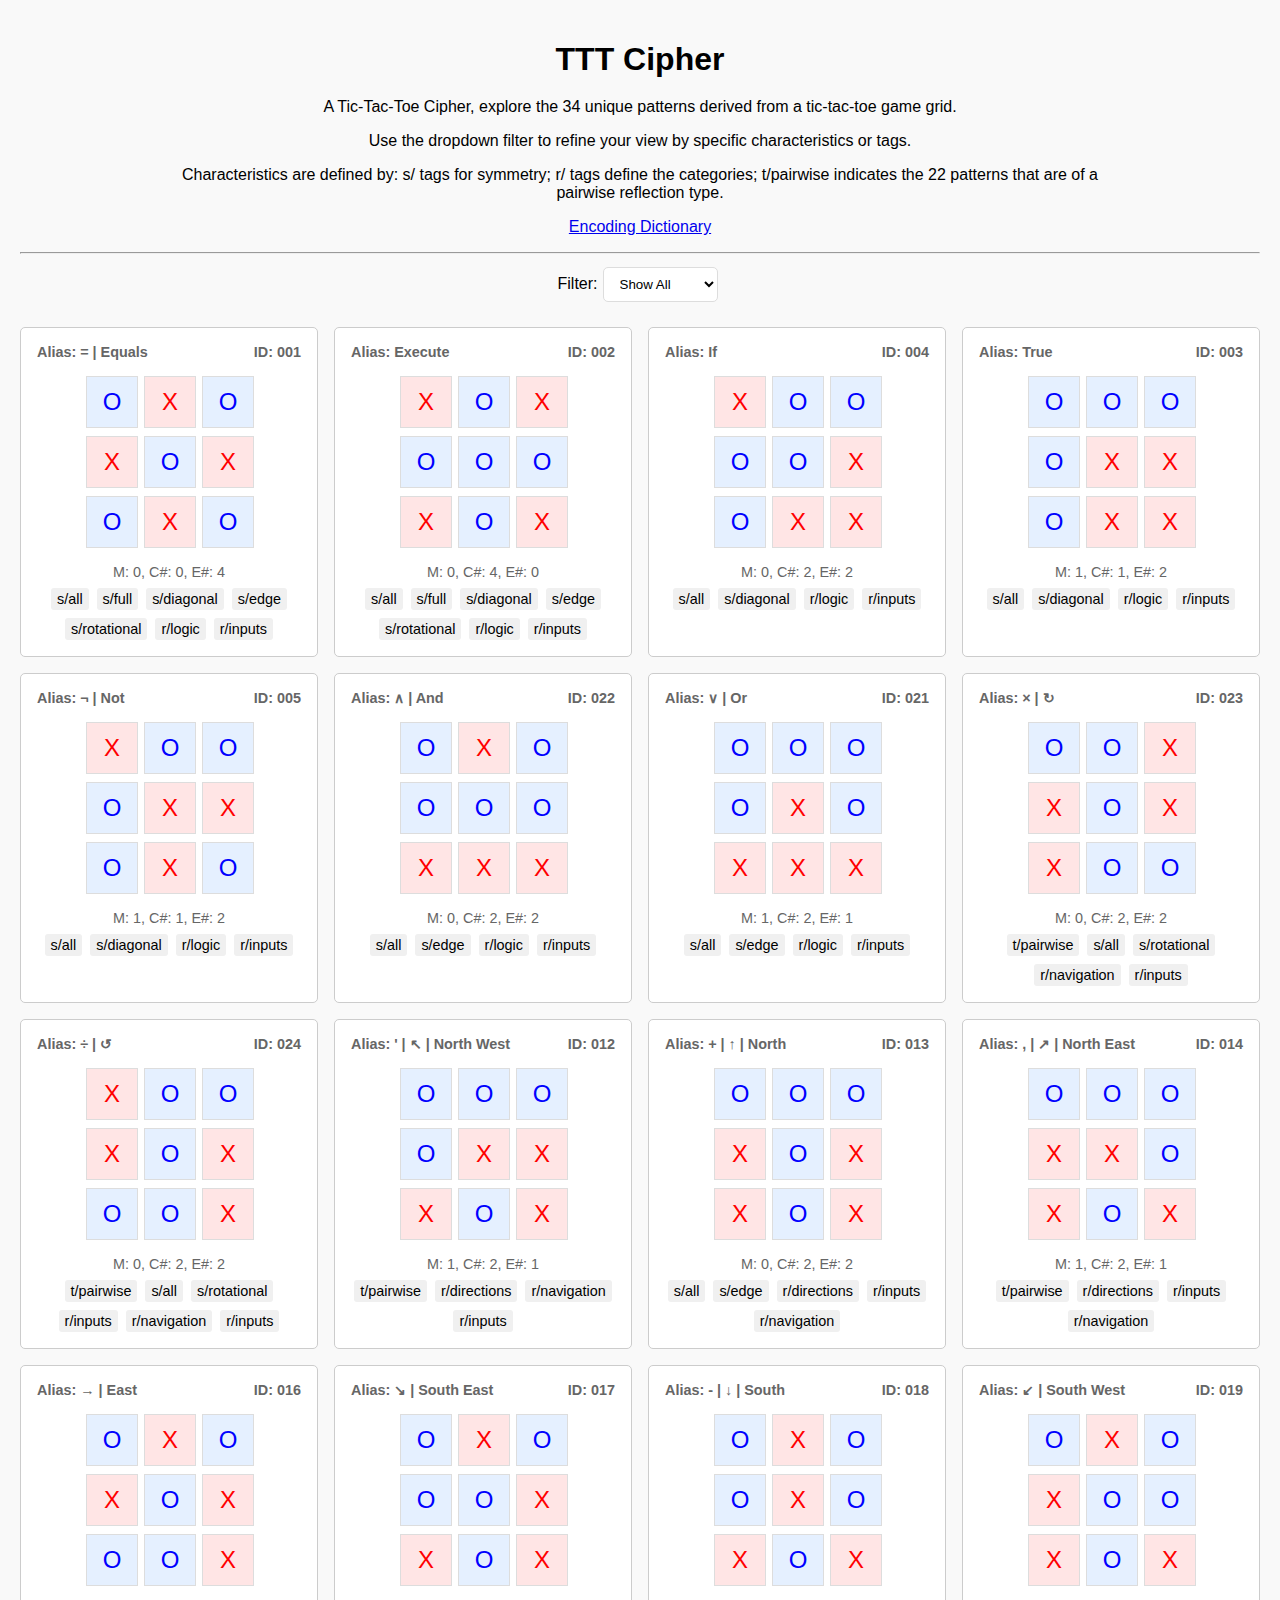
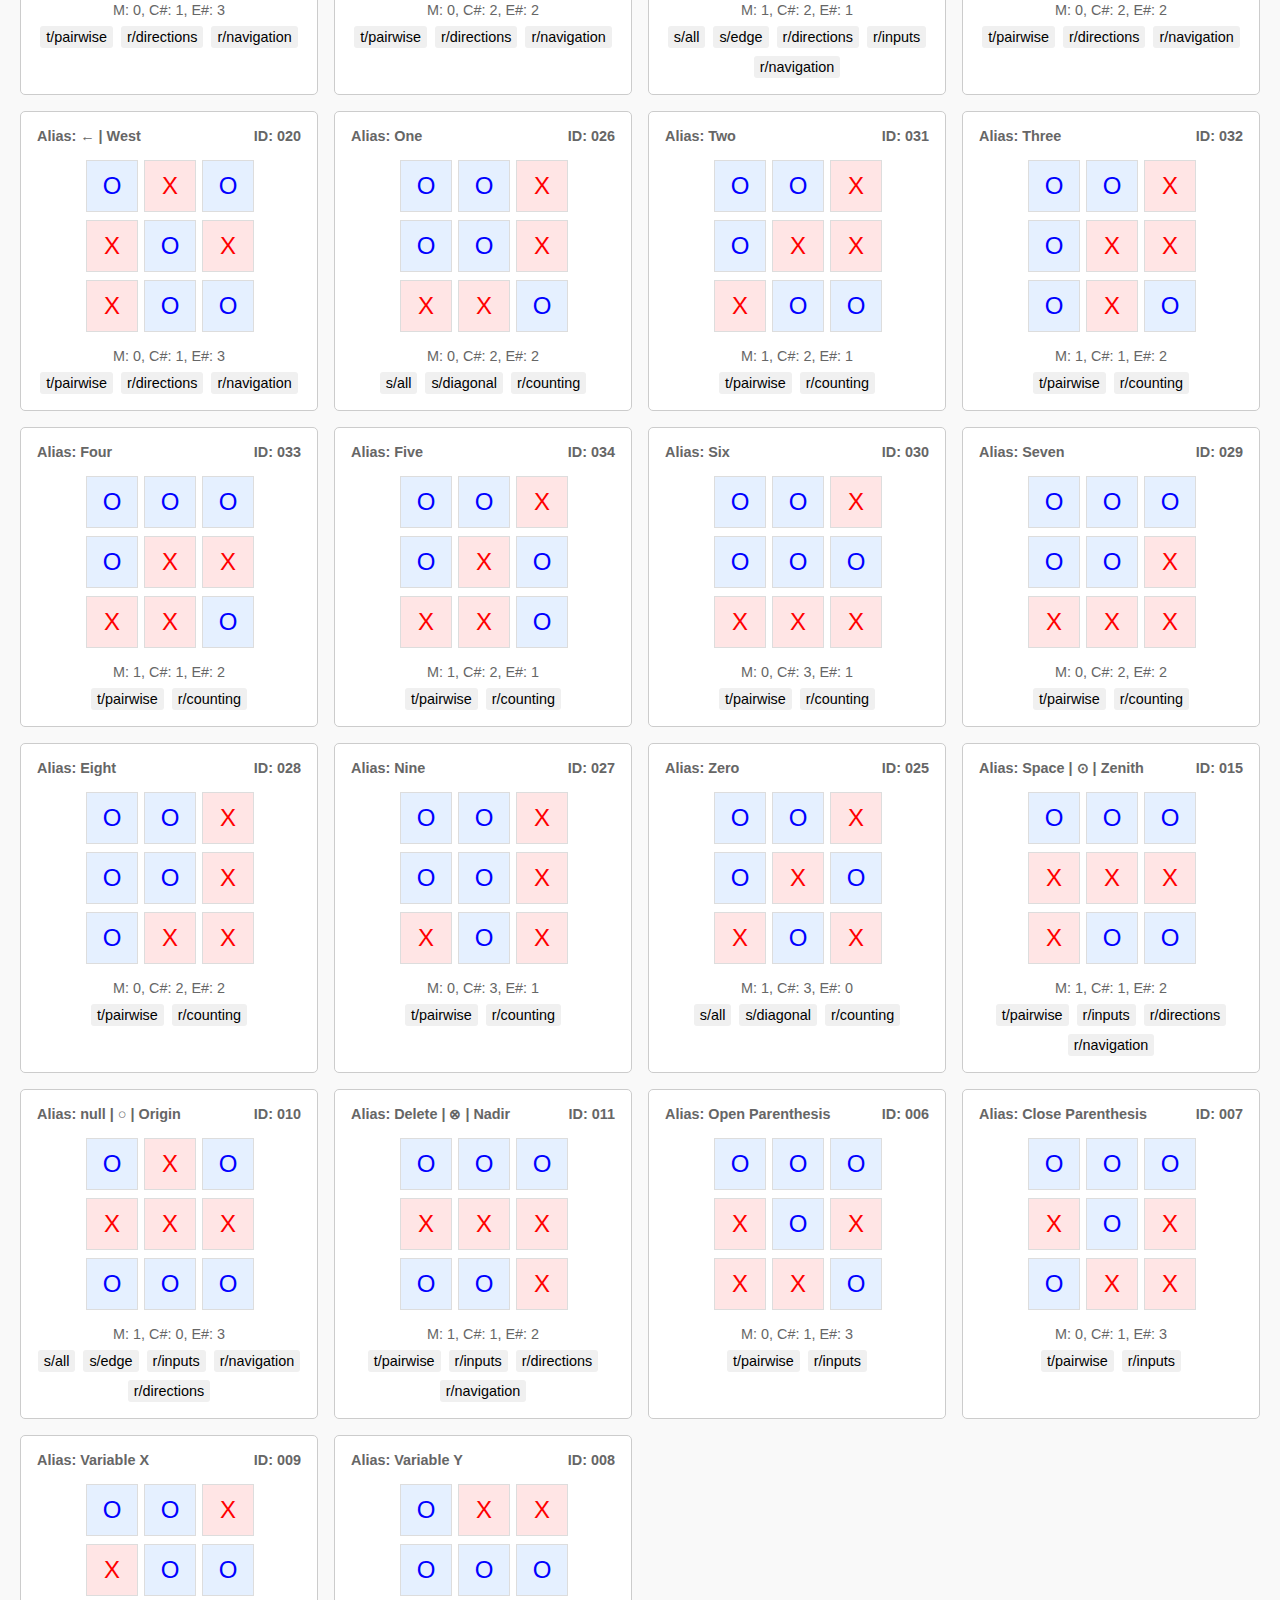
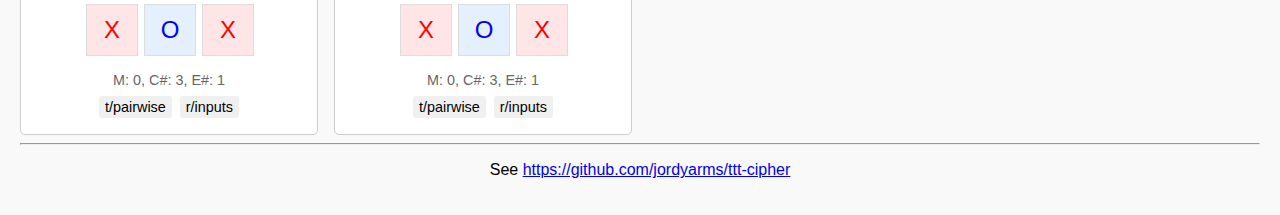
<file: docs/index.html>
<!DOCTYPE html>
<html lang="en">
<head>
    <meta charset="UTF-8">
    <meta name="viewport" content="width=device-width, initial-scale=1.0">
    <title>TTT Cipher</title>
    <link rel="stylesheet" href="styles.css">
    
</head>
<body>
  <h1>TTT Cipher</h1>
    <p>A Tic-Tac-Toe Cipher, explore the 34 unique patterns derived from a tic-tac-toe game grid.</p>
    <p>Use the dropdown filter to refine your view by specific characteristics or tags.</p>
    <p>Characteristics are defined by: s/ tags for symmetry; r/ tags define the categories; t/pairwise indicates the 22 patterns that are of a pairwise reflection type.</p>
    <p><a href="/ttt-cipher/dictionary">Encoding Dictionary</a></p>
    <hr/>
    <div class="filter-container" id="filterContainer"></div>
    <div class="patterns-grid" id="patternsGrid"></div>
    <hr/>
    <p>See <a href="https://github.com/jordyarms/ttt-cipher">https://github.com/jordyarms/ttt-cipher</a></p>
    <script src="script.js" defer></script>

    
    <!-- 
    // ⦾ 
    // ⦿ 
    -->
</body>
</html>
</file>
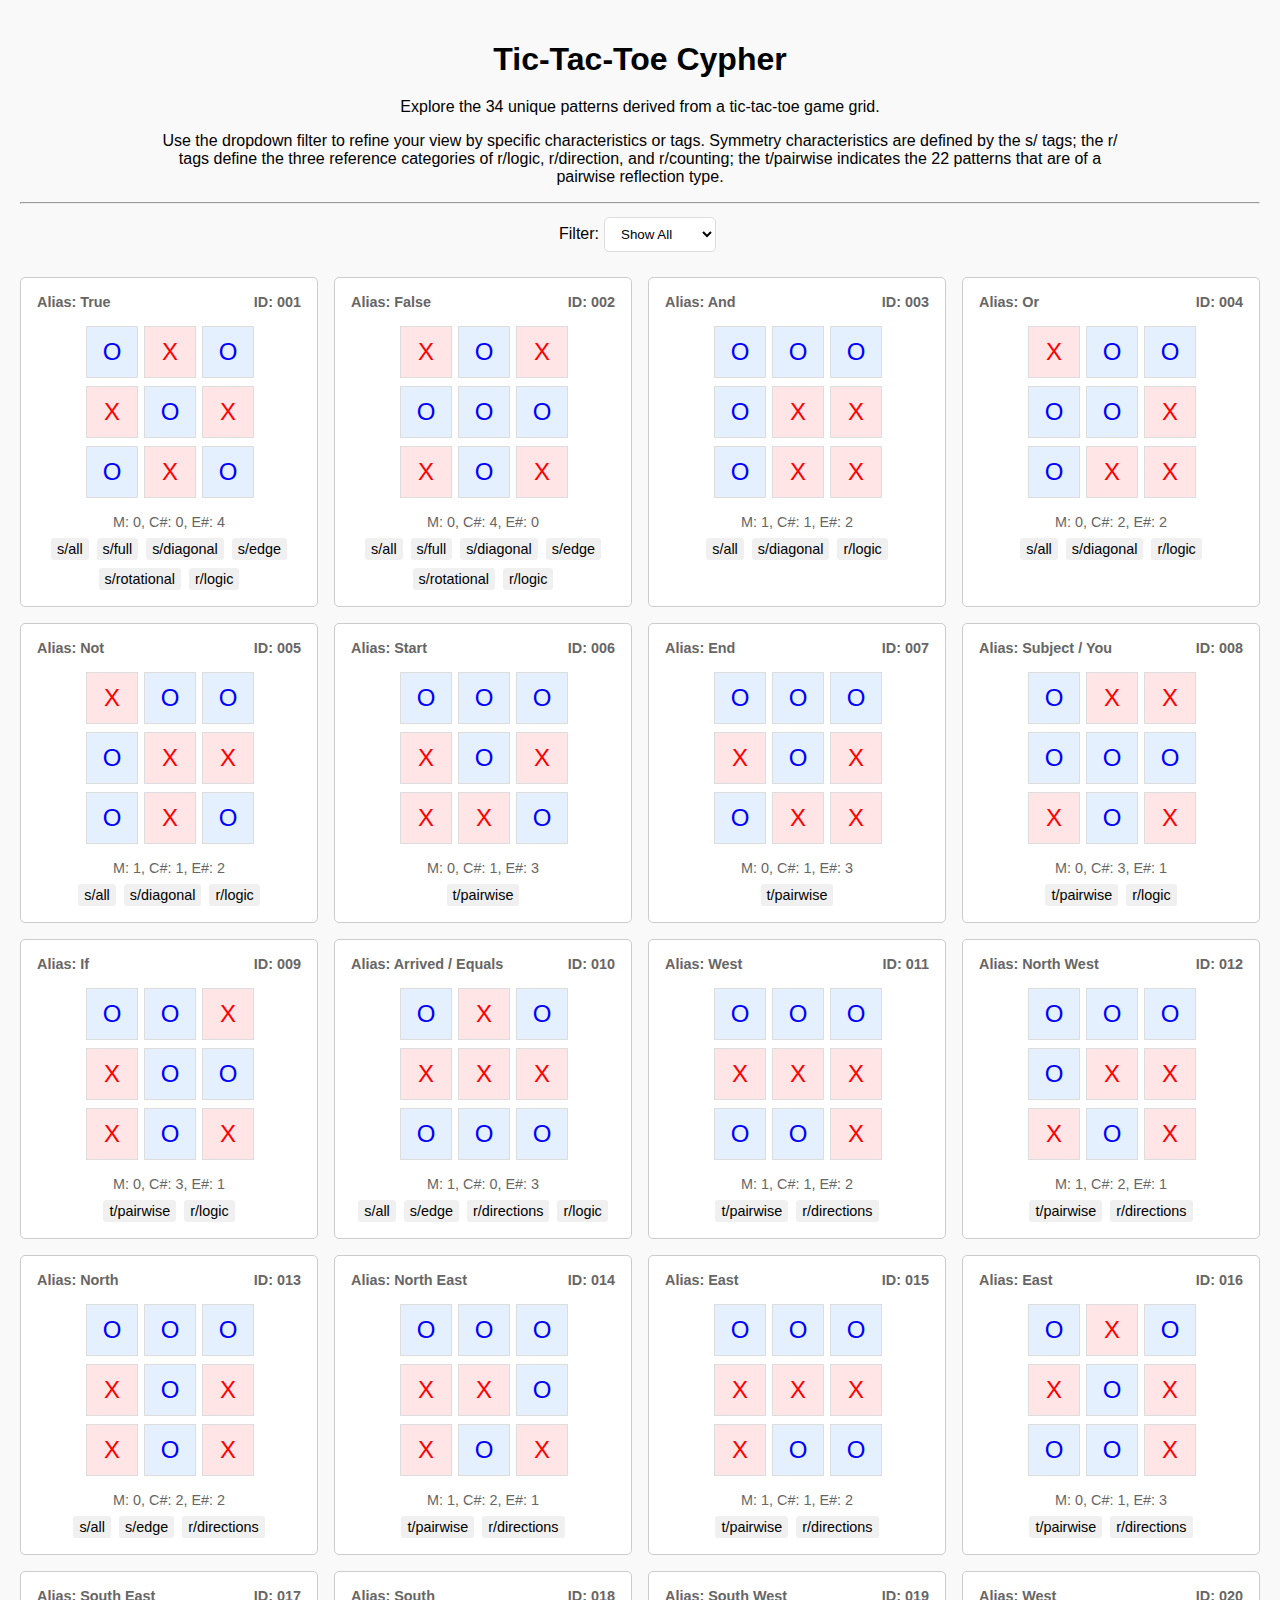
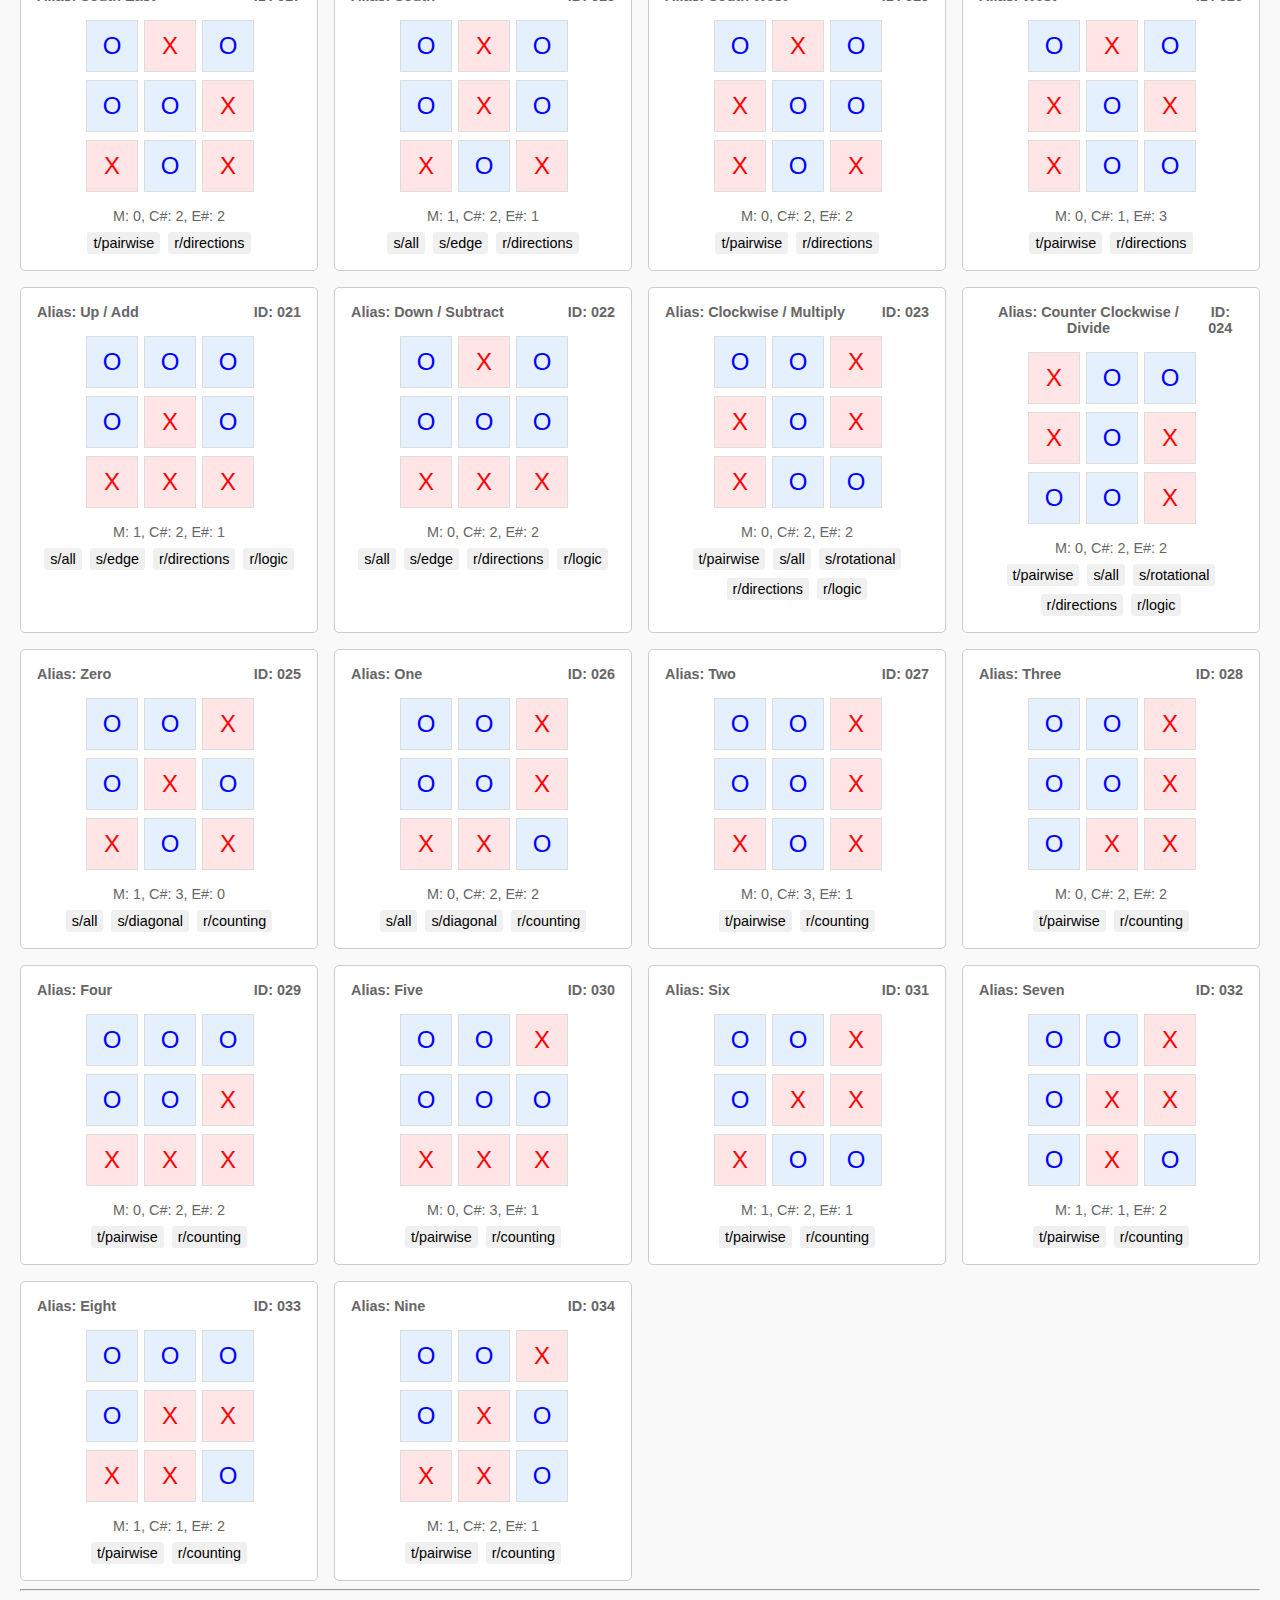
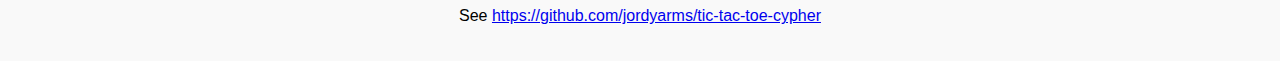
<file: frontend/index.html>
<!DOCTYPE html>
<html lang="en">
<head>
    <meta charset="UTF-8">
    <meta name="viewport" content="width=device-width, initial-scale=1.0">
    <title>Tic-Tac-Toe Cypher</title>
    <link rel="stylesheet" href="styles.css">
    
</head>
<body>
  <h1>Tic-Tac-Toe Cypher</h1>
    <p>Explore the 34 unique patterns derived from a tic-tac-toe game grid. </p>
    <p>Use the dropdown filter to refine your view by specific characteristics or tags. Symmetry characteristics are defined by the s/ tags; the r/ tags define the three reference categories of r/logic, r/direction, and r/counting; the t/pairwise indicates the 22 patterns that are of a pairwise reflection type.</p>
    <hr/>
    <div class="filter-container" id="filterContainer"></div>
    <div class="patterns-grid" id="patternsGrid"></div>
    <hr/>
    <p>See <a href="https://github.com/jordyarms/tic-tac-toe-cypher">https://github.com/jordyarms/tic-tac-toe-cypher</a></p>
    <script src="script.js" defer></script>
</body>
</html>
</file>
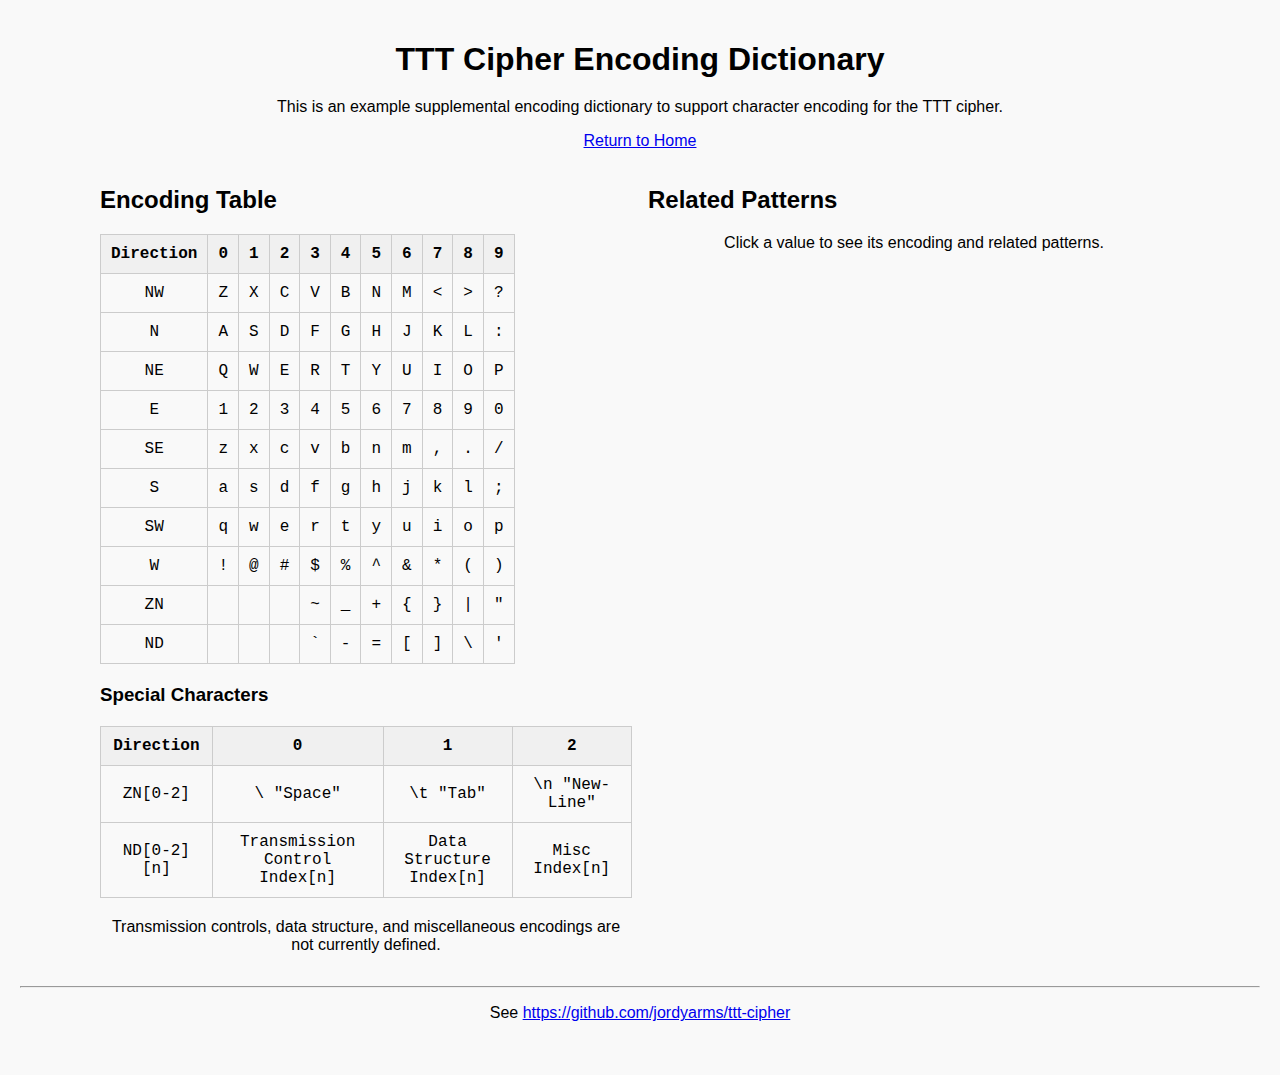
<file: docs/dictionary.html>
<!DOCTYPE html>
<html lang="en">
<head>
  <meta charset="UTF-8">
  <meta name="viewport" content="width=device-width, initial-scale=1.0">
  <title>TTT Cipher Encoding Dictionary</title>
  <link rel="stylesheet" href="styles.css">
  <style>
    table {
      border-collapse: collapse;
      margin: 20px 0;
      font-family: monospace, sans-serif;
      font-size: 16px;
      text-align: center;
    }
    th, td {
      border: 1px solid #ccc;
      padding: 10px;
    }
    th {
      background-color: #f0f0f0;
    }
    td:hover {
      background-color: #e0f7fa;
      cursor: pointer;
    }
    .output {
      margin-top: 20px;
      font-size: 18px;
      font-weight: bold;
    }

    .containergrid {
      display: grid;
      grid-template-columns: 1fr 1fr;
      gap: 1rem;
      max-width: 1080px;
      margin:1rem auto;
    }
  </style>
</head>
<body>
  <h1>TTT Cipher Encoding Dictionary</h1>
  <p>This is an example supplemental encoding dictionary to support character encoding for the TTT cipher.</p>
  <p><a href="/ttt-cipher/">Return to Home</a></p>
  
  <div class="containergrid">
    <div>
      <!-- Main Encoding Table -->
      <h2>Encoding Table</h2>
      <table>
        <thead>
          <tr>
            <th>Direction</th>
            <th>0</th>
            <th>1</th>
            <th>2</th>
            <th>3</th>
            <th>4</th>
            <th>5</th>
            <th>6</th>
            <th>7</th>
            <th>8</th>
            <th>9</th>
          </tr>
        </thead>
        <tbody id="table-body">
          <!-- Rows will be dynamically populated -->
        </tbody>
      </table>

    <!-- Special Functionality Table -->
    <h3>Special Characters</h3>
    <table>
        <thead>
            <tr>
                <th>Direction</th>
                <th>0</th>
                <th>1</th>
                <th>2</th>
            </tr>
        </thead>
        <tbody>
            <tr>
                <td>ZN[0-2]</td>
                <td>\ "Space"</td>
                <td>\t "Tab"</td>
                <td>\n "New-Line"</td>
            </tr>
            <tr>
                <td>ND[0-2][n]</td>
                <td>Transmission Control<br> Index[n]</td>
                <td>Data Structure<br> Index[n]</td>
                <td>Misc Index[n]</td>
            </tr>
        </tbody>
    </table>
    <p>Transmission controls, data structure, and miscellaneous encodings are not currently defined.</p>
    </div>
    
    <!-- Patterns Visualization -->
    <div>
      <h2>Related Patterns</h2>
      <p id="output">Click a value to see its encoding and related patterns.</p>
      <div class="patterns-grid" id="patternsContainer" ><!-- Patterns will be dynamically populated --></div>
    </div>
  </div>
  <hr/>
    <p>See <a href="https://github.com/jordyarms/ttt-cipher">https://github.com/jordyarms/ttt-cipher</a></p>
    <script src="script.js" defer></script>
  <script src="dictionary.js" defer></script>
</body>
</html>
</file>
<file: docs/styles.css>
body {
  font-family: Arial, sans-serif;
  margin: 0;
  padding: 20px;
  background-color: #f9f9f9;
}

h1 {
  text-align: center;
  margin-bottom: 20px;
}

p {
  text-align: center;
  margin: 1rem auto;
  max-width: 960px;
}

.filter-container {
  text-align: center;
  margin-bottom: 20px;
}

.patterns-grid {
  display: grid;
  grid-template-columns: repeat(auto-fill, minmax(256px, 1fr));
  gap: 1rem;
  justify-content: center;
}

.pattern-card {
  background: white;
  border: 1px solid #ccc;
  border-radius: 5px;
  padding: 1rem;
  text-align: center;
  position: relative;
}

.pattern-header {
  margin-bottom: 1rem;
  display: flex;
  justify-content: space-between;
  font-size: 0.9em;
  font-weight: bold;
  color: #666666;
}

.pattern-grid {
  display: grid;
  grid-template-columns: repeat(3, 50px);
  gap: 0.5rem;
  justify-content: center;
  margin: 1rem auto;
}

.pattern-cell {
  width: 50px;
  height: 50px;
  display: flex;
  justify-content: center;
  align-items: center;
  border: 1px solid #ddd;
  font-size: 1.5em;
}

.pattern-cell.x {
  color: red;
  background-color: #ffe5e5;
}

.pattern-cell.o {
  color: blue;
  background-color: #e5f0ff;
}

.metadata {
  margin-top: 0.5rem;
  font-size: 0.9em;
  color: #666666;
}

.tags {
  margin-top: 0.5rem;
  display: flex;
  flex-wrap: wrap;
  gap: 0.5rem;
  justify-content: center;
}

.tag {
  padding: 3px 6px;
  background-color: #f0f0f0;
  border-radius: 3px;
  font-size: 0.9em;
}

.dropdown {
  display: inline-block;
  margin: 5px;
}

.dropdown select {
  padding: 8px 12px;
  border: 1px solid #ddd;
  border-radius: 5px;
  background-color: #fff;
  cursor: pointer;
}
</file>
<file: frontend/styles.css>
body {
  font-family: Arial, sans-serif;
  margin: 0;
  padding: 20px;
  background-color: #f9f9f9;
}

h1 {
  text-align: center;
  margin-bottom: 20px;
}

p {
  text-align: center;
  margin: 1rem auto;
  max-width: 960px;
}

.filter-container {
  text-align: center;
  margin-bottom: 20px;
}

.patterns-grid {
  display: grid;
  grid-template-columns: repeat(auto-fill, minmax(256px, 1fr));
  gap: 1rem;
  justify-content: center;
}

.pattern-card {
  background: white;
  border: 1px solid #ccc;
  border-radius: 5px;
  padding: 1rem;
  text-align: center;
  position: relative;
}

.pattern-header {
  margin-bottom: 1rem;
  display: flex;
  justify-content: space-between;
  font-size: 0.9em;
  font-weight: bold;
  color: #666666;
}

.pattern-grid {
  display: grid;
  grid-template-columns: repeat(3, 50px);
  gap: 0.5rem;
  justify-content: center;
  margin: 1rem auto;
}

.pattern-cell {
  width: 50px;
  height: 50px;
  display: flex;
  justify-content: center;
  align-items: center;
  border: 1px solid #ddd;
  font-size: 1.5em;
}

.pattern-cell.x {
  color: red;
  background-color: #ffe5e5;
}

.pattern-cell.o {
  color: blue;
  background-color: #e5f0ff;
}

.metadata {
  margin-top: 0.5rem;
  font-size: 0.9em;
  color: #666666;
}

.tags {
  margin-top: 0.5rem;
  display: flex;
  flex-wrap: wrap;
  gap: 0.5rem;
  justify-content: center;
}

.tag {
  padding: 3px 6px;
  background-color: #f0f0f0;
  border-radius: 3px;
  font-size: 0.9em;
}

.dropdown {
  display: inline-block;
  margin: 5px;
}

.dropdown select {
  padding: 8px 12px;
  border: 1px solid #ddd;
  border-radius: 5px;
  background-color: #fff;
  cursor: pointer;
}
</file>
